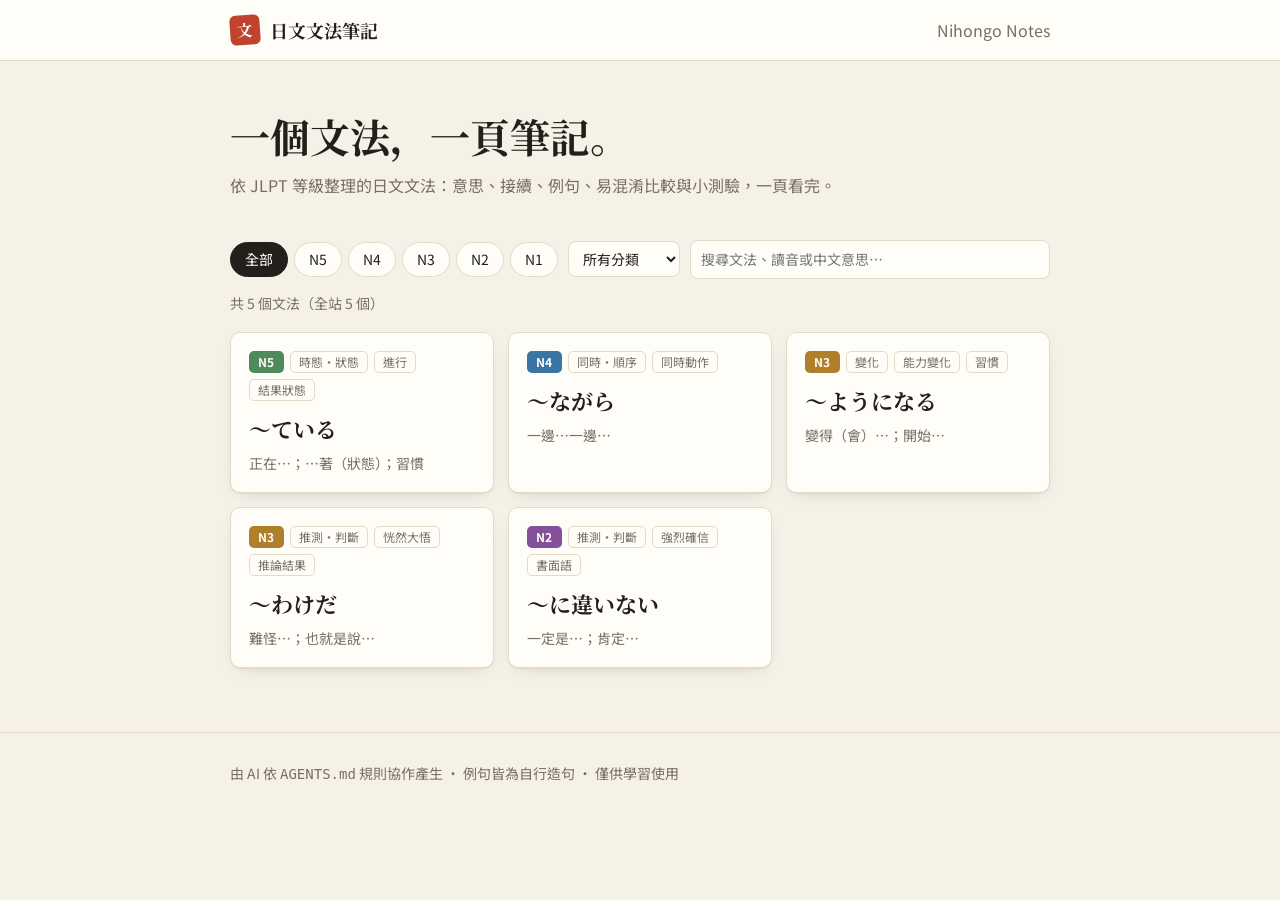
<file: index.html>
<!DOCTYPE html>
<html lang="zh-Hant">
<head>
  <meta charset="UTF-8">
  <meta name="viewport" content="width=device-width, initial-scale=1">
  <title>日文文法筆記 | Nihongo Notes</title>
  <meta name="description" content="一個文法一頁的 JLPT 日文文法筆記，依等級、分類、關鍵字快速查找。">
  <link rel="preconnect" href="https://fonts.googleapis.com">
  <link rel="preconnect" href="https://fonts.gstatic.com" crossorigin>
  <link href="https://fonts.googleapis.com/css2?family=Noto+Sans+TC:wght@400;500;700&family=Noto+Serif+JP:wght@500;700&display=swap" rel="stylesheet">
  <link rel="stylesheet" href="assets/css/style.css">
</head>
<body>
  <header class="site-header">
    <div class="wrap">
      <a class="brand" href="index.html"><span class="stamp">文</span>日文文法筆記</a>
      <span class="muted">Nihongo Notes</span>
    </div>
  </header>

  <div class="wrap">
    <section class="hero">
      <h1>一個文法，一頁筆記。</h1>
      <p>依 JLPT 等級整理的日文文法：意思、接續、例句、易混淆比較與小測驗，一頁看完。</p>
    </section>

    <div class="toolbar">
      <div class="chips" id="levels" role="group" aria-label="JLPT 等級"></div>
      <select id="category" aria-label="分類">
        <option value="ALL">所有分類</option>
      </select>
      <input id="q" type="search" placeholder="搜尋文法、讀音或中文意思…" aria-label="搜尋">
    </div>
    <p class="result-count" id="count"></p>

    <div class="grid" id="grid"></div>
  </div>

  <footer class="site-footer">
    <div class="wrap">
      由 AI 依 <code>AGENTS.md</code> 規則協作產生 · 例句皆為自行造句 · 僅供學習使用
    </div>
  </footer>

  <script src="assets/js/catalog.js"></script>
  <script src="assets/js/main.js"></script>
</body>
</html>
</file>
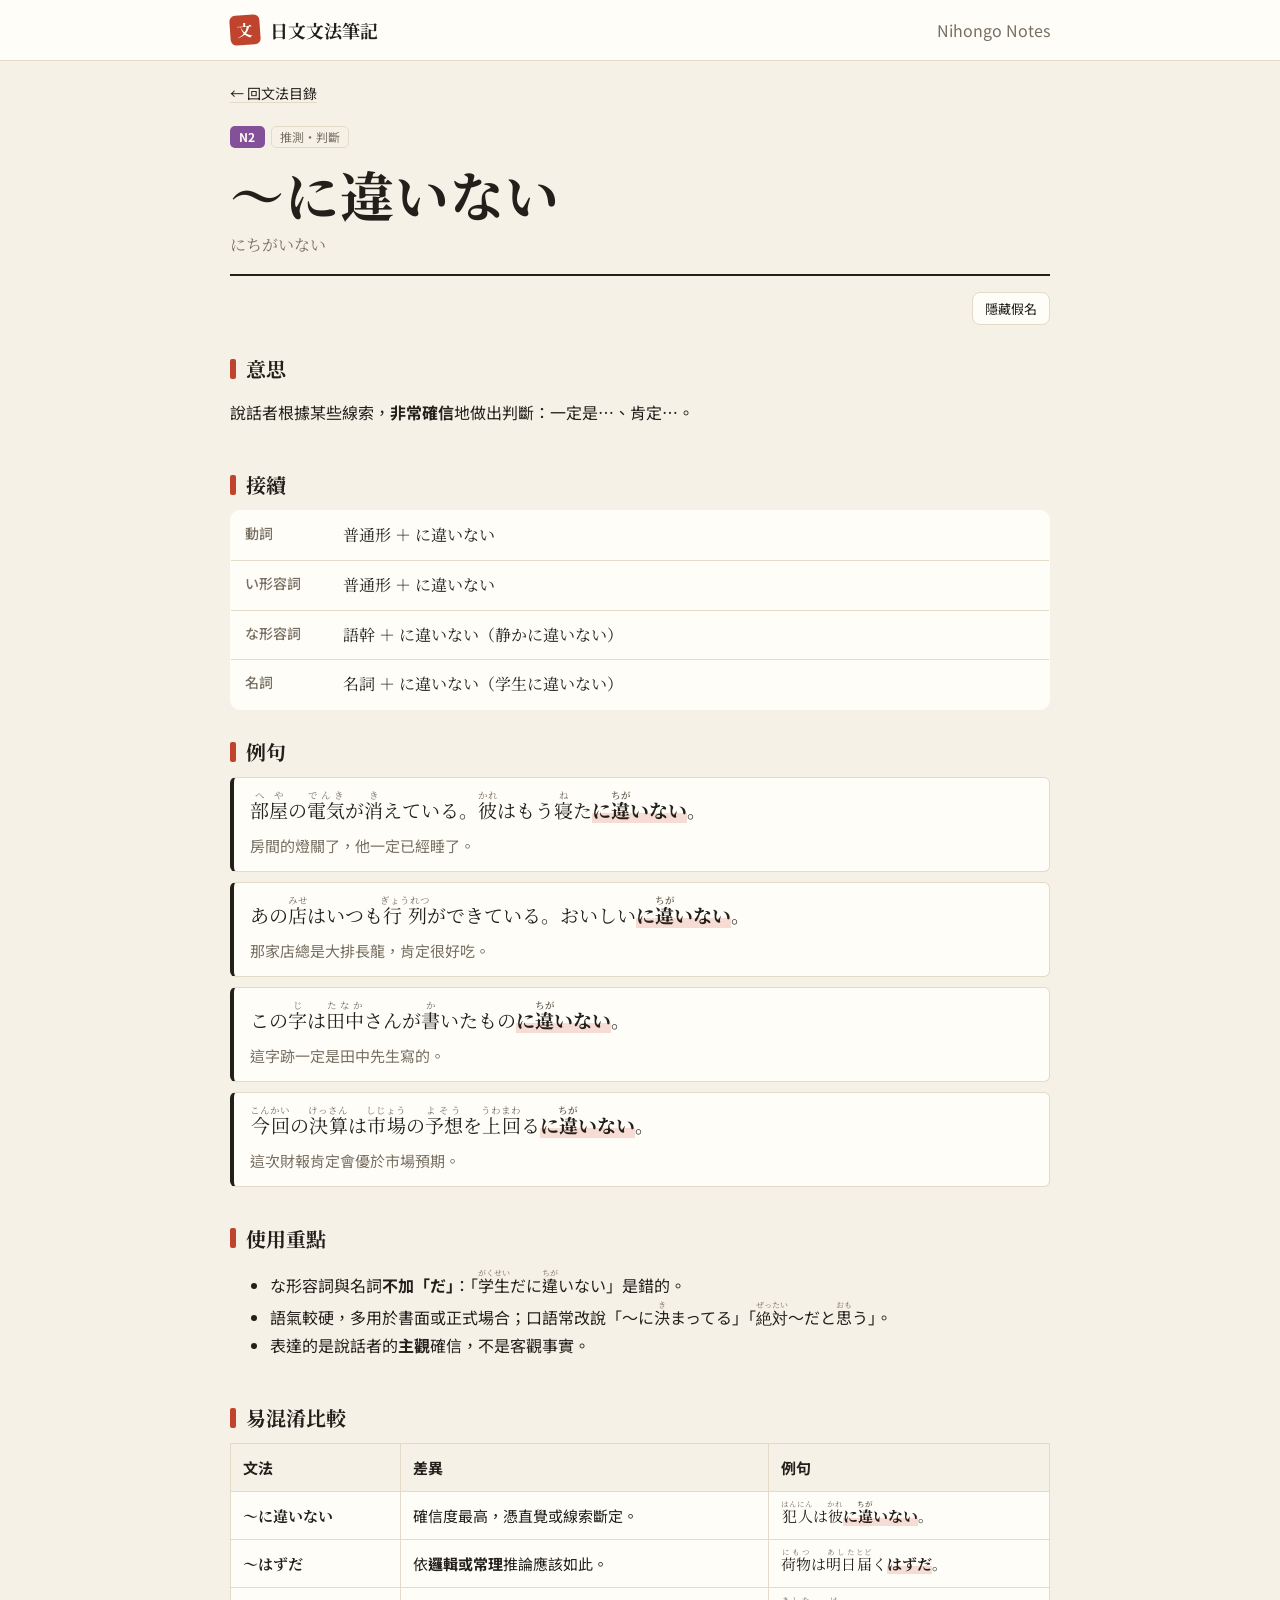
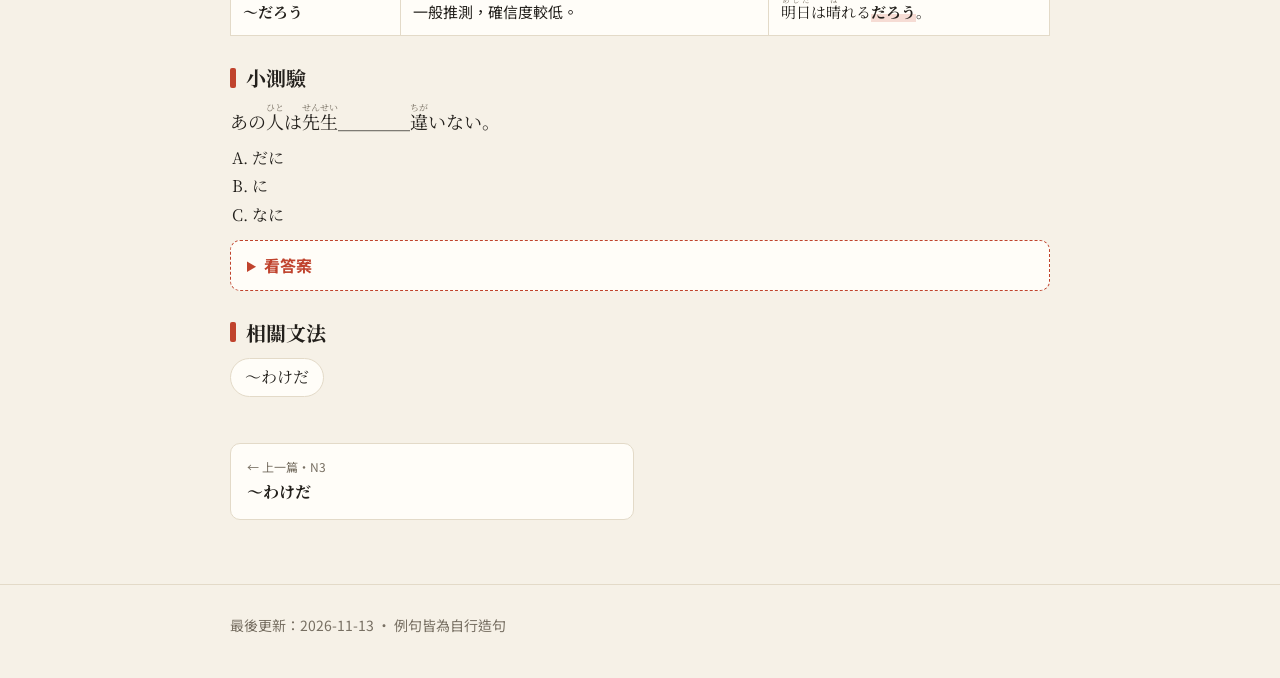
<file: n2-ni-chigainai.html>
<!DOCTYPE html>
<html lang="zh-Hant">
<head>
  <meta charset="UTF-8">
  <meta name="viewport" content="width=device-width, initial-scale=1">
  <title>〜に違いない（N2）| 日文文法筆記</title>
  <meta name="description" content="〜に違いない：一定是…；肯定…">
  <link rel="preconnect" href="https://fonts.googleapis.com">
  <link rel="preconnect" href="https://fonts.gstatic.com" crossorigin>
  <link href="https://fonts.googleapis.com/css2?family=Noto+Sans+TC:wght@400;500;700&family=Noto+Serif+JP:wght@500;700&display=swap" rel="stylesheet">
  <link rel="stylesheet" href="../assets/css/style.css">
</head>
<body data-id="n2-ni-chigainai">
  <header class="site-header">
    <div class="wrap">
      <a class="brand" href="../index.html"><span class="stamp">文</span>日文文法筆記</a>
      <span class="muted">Nihongo Notes</span>
    </div>
  </header>

  <div class="wrap">
    <nav class="crumb"><a href="../index.html">← 回文法目錄</a></nav>

    <header class="grammar-head">
      <div class="meta">
        <span class="badge badge-n2">N2</span>
        <span class="tag">推測・判斷</span>
      </div>
      <h1 class="pattern">〜に違いない</h1>
      <p class="reading">にちがいない</p>
    </header>

    <div class="tools"><button class="btn" id="toggle-furigana" type="button">隱藏假名</button></div>

    <main>
      <section id="meaning">
        <h2>意思</h2>
        <p>說話者根據某些線索，<strong>非常確信</strong>地做出判斷：一定是…、肯定…。</p>
      </section>

      <section id="connection">
        <h2>接續</h2>
        <table class="formula">
          <tr><th>動詞</th><td>普通形 ＋ に違いない</td></tr>
          <tr><th>い形容詞</th><td>普通形 ＋ に違いない</td></tr>
          <tr><th>な形容詞</th><td>語幹 ＋ に違いない（静かに違いない）</td></tr>
          <tr><th>名詞</th><td>名詞 ＋ に違いない（学生に違いない）</td></tr>
        </table>
      </section>

      <section id="examples">
        <h2>例句</h2>
        <div class="example">
          <p class="jp"><ruby>部屋<rt>へや</rt></ruby>の<ruby>電気<rt>でんき</rt></ruby>が<ruby>消<rt>き</rt></ruby>えている。<ruby>彼<rt>かれ</rt></ruby>はもう<ruby>寝<rt>ね</rt></ruby>た<mark>に<ruby>違<rt>ちが</rt></ruby>いない</mark>。</p>
          <p class="zh">房間的燈關了，他一定已經睡了。</p>
        </div>
        <div class="example">
          <p class="jp">あの<ruby>店<rt>みせ</rt></ruby>はいつも<ruby>行列<rt>ぎょうれつ</rt></ruby>ができている。おいしい<mark>に<ruby>違<rt>ちが</rt></ruby>いない</mark>。</p>
          <p class="zh">那家店總是大排長龍，肯定很好吃。</p>
        </div>
        <div class="example">
          <p class="jp">この<ruby>字<rt>じ</rt></ruby>は<ruby>田中<rt>たなか</rt></ruby>さんが<ruby>書<rt>か</rt></ruby>いたもの<mark>に<ruby>違<rt>ちが</rt></ruby>いない</mark>。</p>
          <p class="zh">這字跡一定是田中先生寫的。</p>
        </div>
        <div class="example">
          <p class="jp"><ruby>今回<rt>こんかい</rt></ruby>の<ruby>決算<rt>けっさん</rt></ruby>は<ruby>市場<rt>しじょう</rt></ruby>の<ruby>予想<rt>よそう</rt></ruby>を<ruby>上回<rt>うわまわ</rt></ruby>る<mark>に<ruby>違<rt>ちが</rt></ruby>いない</mark>。</p>
          <p class="zh">這次財報肯定會優於市場預期。</p>
        </div>
      </section>

      <section id="notes">
        <h2>使用重點</h2>
        <ul>
          <li>な形容詞與名詞<strong>不加「だ」</strong>：「<ruby>学生<rt>がくせい</rt></ruby>だに<ruby>違<rt>ちが</rt></ruby>いない」是錯的。</li>
          <li>語氣較硬，多用於書面或正式場合；口語常改說「〜に<ruby>決<rt>き</rt></ruby>まってる」「<ruby>絶対<rt>ぜったい</rt></ruby>〜だと<ruby>思<rt>おも</rt></ruby>う」。</li>
          <li>表達的是說話者的<strong>主觀</strong>確信，不是客觀事實。</li>
        </ul>
      </section>

      <section id="compare">
        <h2>易混淆比較</h2>
        <table class="compare">
          <thead><tr><th>文法</th><th>差異</th><th>例句</th></tr></thead>
          <tbody>
            <tr><td>〜に違いない</td><td>確信度最高，憑直覺或線索斷定。</td><td><ruby>犯人<rt>はんにん</rt></ruby>は<ruby>彼<rt>かれ</rt></ruby><mark>に<ruby>違<rt>ちが</rt></ruby>いない</mark>。</td></tr>
            <tr><td>〜はずだ</td><td>依<strong>邏輯或常理</strong>推論應該如此。</td><td><ruby>荷物<rt>にもつ</rt></ruby>は<ruby>明日<rt>あした</rt></ruby><ruby>届<rt>とど</rt></ruby>く<mark>はずだ</mark>。</td></tr>
            <tr><td>〜だろう</td><td>一般推測，確信度較低。</td><td><ruby>明日<rt>あした</rt></ruby>は<ruby>晴<rt>は</rt></ruby>れる<mark>だろう</mark>。</td></tr>
          </tbody>
        </table>
      </section>

      <section id="quiz">
        <h2>小測驗</h2>
        <p class="quiz-q">あの<ruby>人<rt>ひと</rt></ruby>は<ruby>先生<rt>せんせい</rt></ruby>＿＿＿＿<ruby>違<rt>ちが</rt></ruby>いない。</p>
        <ol class="quiz-options" type="A">
          <li>だに</li>
          <li>に</li>
          <li>なに</li>
        </ol>
        <details class="quiz">
          <summary>看答案</summary>
          <p><strong>B</strong>：名詞直接接「に違いない」，不加だ也不加な。</p>
        </details>
      </section>

      <section id="related">
        <h2>相關文法</h2>
        <ul class="related-list">
          <li><a href="./n3-wake-da.html">〜わけだ</a></li>
        </ul>
      </section>
    </main>

    <nav class="pager" id="pager" aria-label="上一篇與下一篇"></nav>
  </div>

  <footer class="site-footer">
    <div class="wrap">最後更新：2026-11-13 · 例句皆為自行造句</div>
  </footer>

  <script src="../assets/js/catalog.js"></script>
  <script src="../assets/js/page.js"></script>
</body>
</html>
</file>
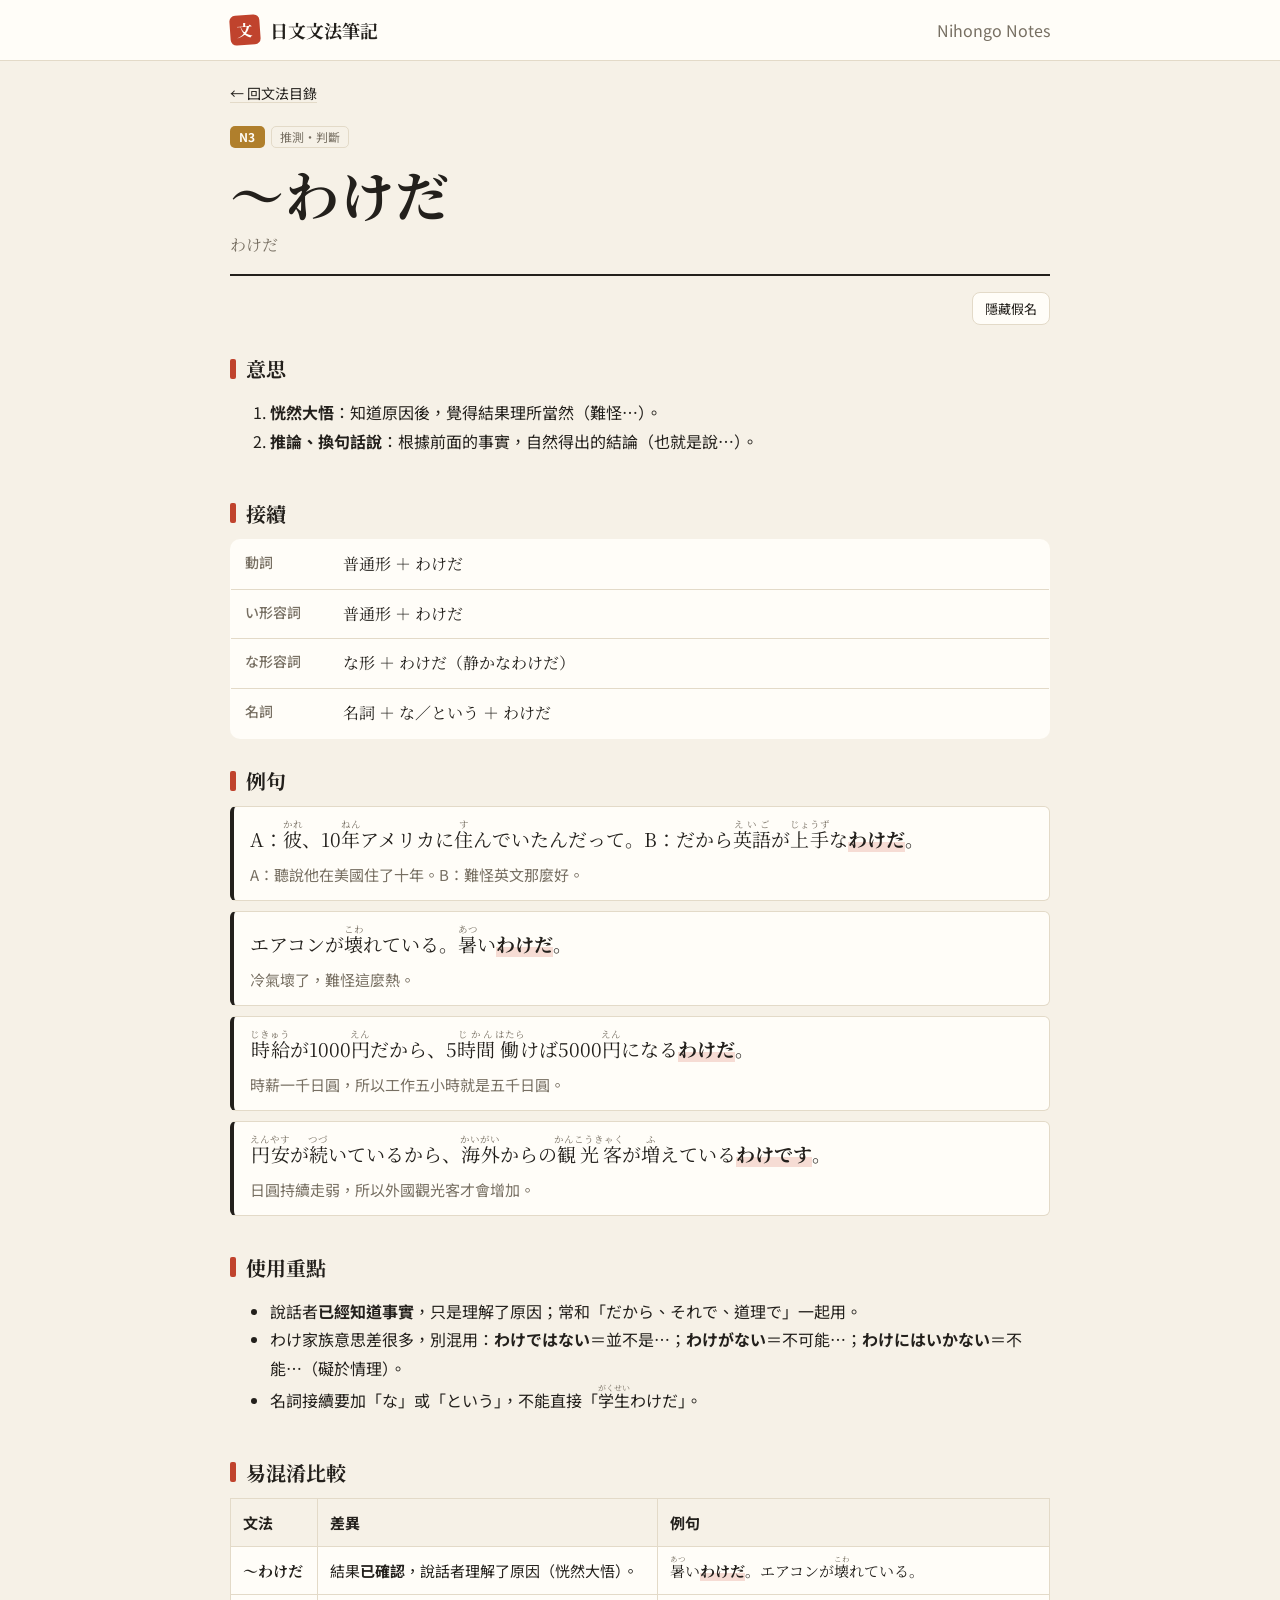
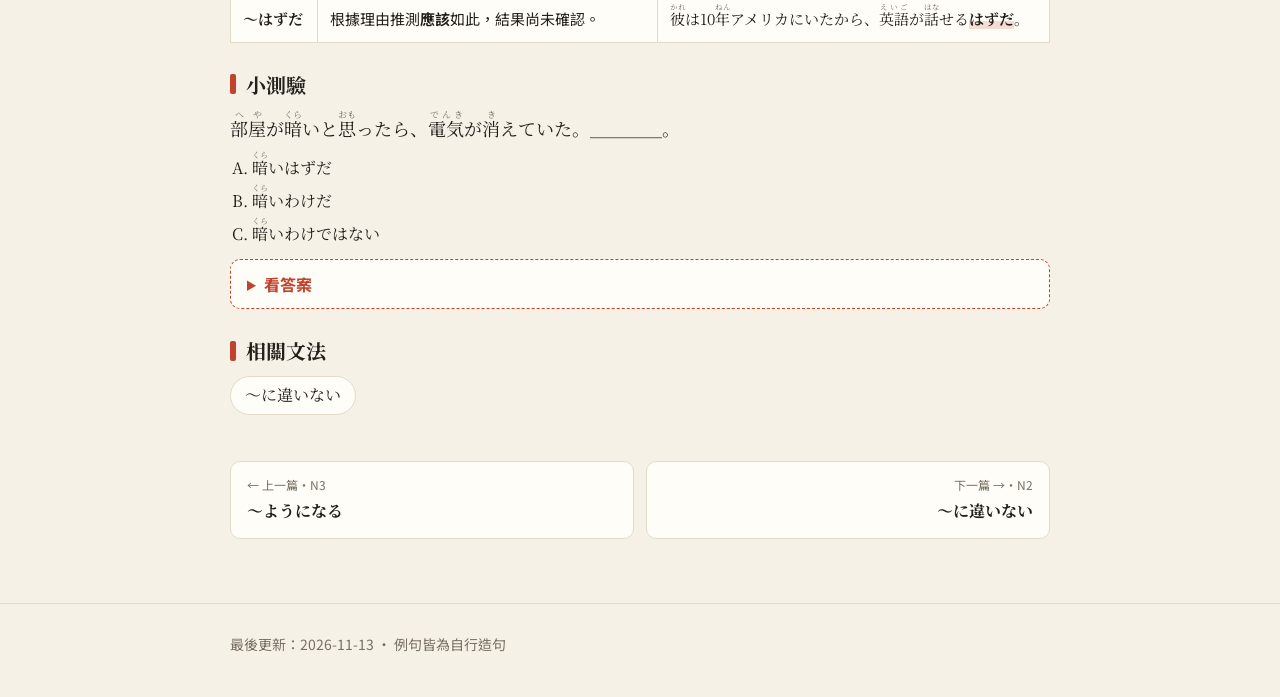
<file: n3-wake-da.html>
<!DOCTYPE html>
<html lang="zh-Hant">
<head>
  <meta charset="UTF-8">
  <meta name="viewport" content="width=device-width, initial-scale=1">
  <title>〜わけだ（N3）| 日文文法筆記</title>
  <meta name="description" content="〜わけだ：難怪…；也就是說…">
  <link rel="preconnect" href="https://fonts.googleapis.com">
  <link rel="preconnect" href="https://fonts.gstatic.com" crossorigin>
  <link href="https://fonts.googleapis.com/css2?family=Noto+Sans+TC:wght@400;500;700&family=Noto+Serif+JP:wght@500;700&display=swap" rel="stylesheet">
  <link rel="stylesheet" href="../assets/css/style.css">
</head>
<body data-id="n3-wake-da">
  <header class="site-header">
    <div class="wrap">
      <a class="brand" href="../index.html"><span class="stamp">文</span>日文文法筆記</a>
      <span class="muted">Nihongo Notes</span>
    </div>
  </header>

  <div class="wrap">
    <nav class="crumb"><a href="../index.html">← 回文法目錄</a></nav>

    <header class="grammar-head">
      <div class="meta">
        <span class="badge badge-n3">N3</span>
        <span class="tag">推測・判斷</span>
      </div>
      <h1 class="pattern">〜わけだ</h1>
      <p class="reading">わけだ</p>
    </header>

    <div class="tools"><button class="btn" id="toggle-furigana" type="button">隱藏假名</button></div>

    <main>
      <section id="meaning">
        <h2>意思</h2>
        <ol>
          <li><strong>恍然大悟</strong>：知道原因後，覺得結果理所當然（難怪…）。</li>
          <li><strong>推論、換句話說</strong>：根據前面的事實，自然得出的結論（也就是說…）。</li>
        </ol>
      </section>

      <section id="connection">
        <h2>接續</h2>
        <table class="formula">
          <tr><th>動詞</th><td>普通形 ＋ わけだ</td></tr>
          <tr><th>い形容詞</th><td>普通形 ＋ わけだ</td></tr>
          <tr><th>な形容詞</th><td>な形 ＋ わけだ（静かなわけだ）</td></tr>
          <tr><th>名詞</th><td>名詞 ＋ な／という ＋ わけだ</td></tr>
        </table>
      </section>

      <section id="examples">
        <h2>例句</h2>
        <div class="example">
          <p class="jp">A：<ruby>彼<rt>かれ</rt></ruby>、10<ruby>年<rt>ねん</rt></ruby>アメリカに<ruby>住<rt>す</rt></ruby>んでいたんだって。B：だから<ruby>英語<rt>えいご</rt></ruby>が<ruby>上手<rt>じょうず</rt></ruby>な<mark>わけだ</mark>。</p>
          <p class="zh">A：聽說他在美國住了十年。B：難怪英文那麼好。</p>
        </div>
        <div class="example">
          <p class="jp">エアコンが<ruby>壊<rt>こわ</rt></ruby>れている。<ruby>暑<rt>あつ</rt></ruby>い<mark>わけだ</mark>。</p>
          <p class="zh">冷氣壞了，難怪這麼熱。</p>
        </div>
        <div class="example">
          <p class="jp"><ruby>時給<rt>じきゅう</rt></ruby>が1000<ruby>円<rt>えん</rt></ruby>だから、5<ruby>時間<rt>じかん</rt></ruby><ruby>働<rt>はたら</rt></ruby>けば5000<ruby>円<rt>えん</rt></ruby>になる<mark>わけだ</mark>。</p>
          <p class="zh">時薪一千日圓，所以工作五小時就是五千日圓。</p>
        </div>
        <div class="example">
          <p class="jp"><ruby>円安<rt>えんやす</rt></ruby>が<ruby>続<rt>つづ</rt></ruby>いているから、<ruby>海外<rt>かいがい</rt></ruby>からの<ruby>観光客<rt>かんこうきゃく</rt></ruby>が<ruby>増<rt>ふ</rt></ruby>えている<mark>わけです</mark>。</p>
          <p class="zh">日圓持續走弱，所以外國觀光客才會增加。</p>
        </div>
      </section>

      <section id="notes">
        <h2>使用重點</h2>
        <ul>
          <li>說話者<strong>已經知道事實</strong>，只是理解了原因；常和「だから、それで、道理で」一起用。</li>
          <li>わけ家族意思差很多，別混用：<strong>わけではない</strong>＝並不是…；<strong>わけがない</strong>＝不可能…；<strong>わけにはいかない</strong>＝不能…（礙於情理）。</li>
          <li>名詞接續要加「な」或「という」，不能直接「<ruby>学生<rt>がくせい</rt></ruby>わけだ」。</li>
        </ul>
      </section>

      <section id="compare">
        <h2>易混淆比較</h2>
        <table class="compare">
          <thead><tr><th>文法</th><th>差異</th><th>例句</th></tr></thead>
          <tbody>
            <tr><td>〜わけだ</td><td>結果<strong>已確認</strong>，說話者理解了原因（恍然大悟）。</td><td><ruby>暑<rt>あつ</rt></ruby>い<mark>わけだ</mark>。エアコンが<ruby>壊<rt>こわ</rt></ruby>れている。</td></tr>
            <tr><td>〜はずだ</td><td>根據理由推測<strong>應該</strong>如此，結果尚未確認。</td><td><ruby>彼<rt>かれ</rt></ruby>は10<ruby>年<rt>ねん</rt></ruby>アメリカにいたから、<ruby>英語<rt>えいご</rt></ruby>が<ruby>話<rt>はな</rt></ruby>せる<mark>はずだ</mark>。</td></tr>
          </tbody>
        </table>
      </section>

      <section id="quiz">
        <h2>小測驗</h2>
        <p class="quiz-q"><ruby>部屋<rt>へや</rt></ruby>が<ruby>暗<rt>くら</rt></ruby>いと<ruby>思<rt>おも</rt></ruby>ったら、<ruby>電気<rt>でんき</rt></ruby>が<ruby>消<rt>き</rt></ruby>えていた。＿＿＿＿。</p>
        <ol class="quiz-options" type="A">
          <li><ruby>暗<rt>くら</rt></ruby>いはずだ</li>
          <li><ruby>暗<rt>くら</rt></ruby>いわけだ</li>
          <li><ruby>暗<rt>くら</rt></ruby>いわけではない</li>
        </ol>
        <details class="quiz">
          <summary>看答案</summary>
          <p><strong>B</strong>：已經看到電燈是關的（事實確認），恍然理解原因，用「わけだ」。</p>
        </details>
      </section>

      <section id="related">
        <h2>相關文法</h2>
        <ul class="related-list">
          <li><a href="./n2-ni-chigainai.html">〜に違いない</a></li>
        </ul>
      </section>
    </main>

    <nav class="pager" id="pager" aria-label="上一篇與下一篇"></nav>
  </div>

  <footer class="site-footer">
    <div class="wrap">最後更新：2026-11-13 · 例句皆為自行造句</div>
  </footer>

  <script src="../assets/js/catalog.js"></script>
  <script src="../assets/js/page.js"></script>
</body>
</html>
</file>
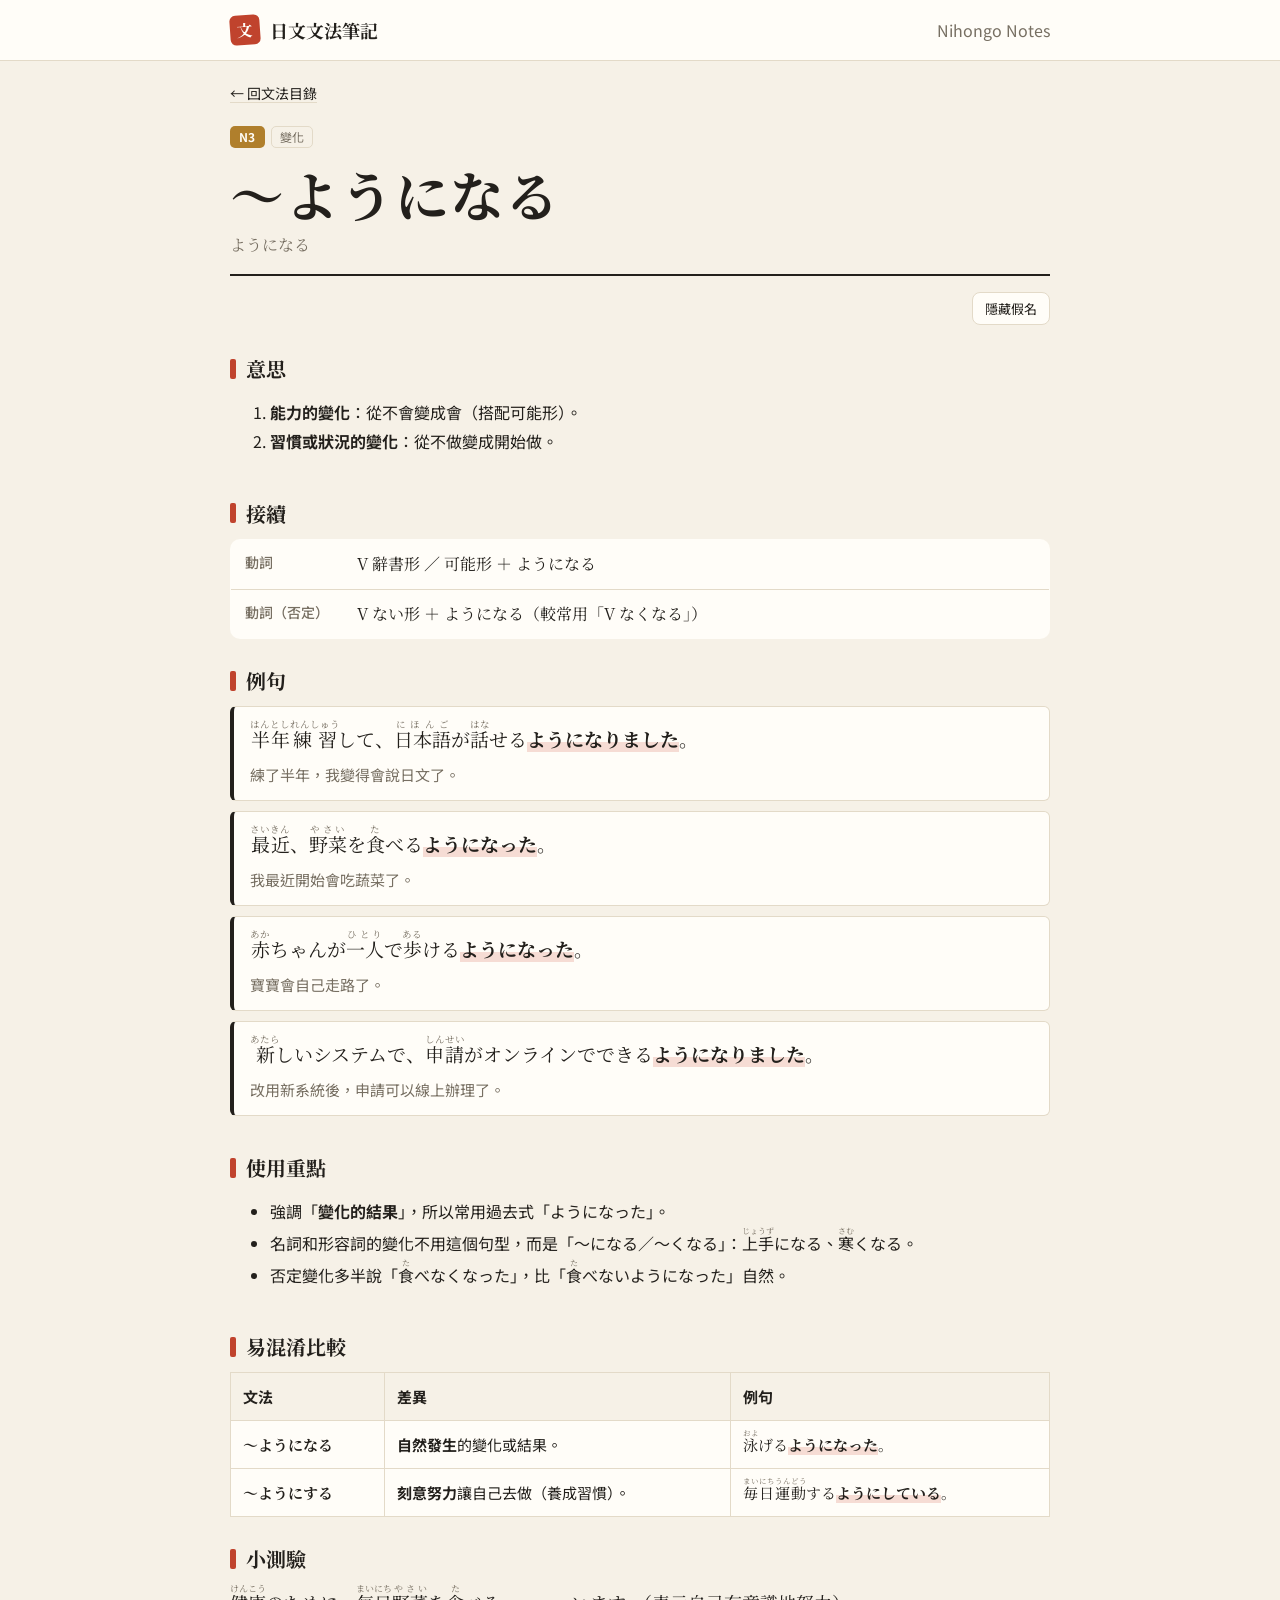
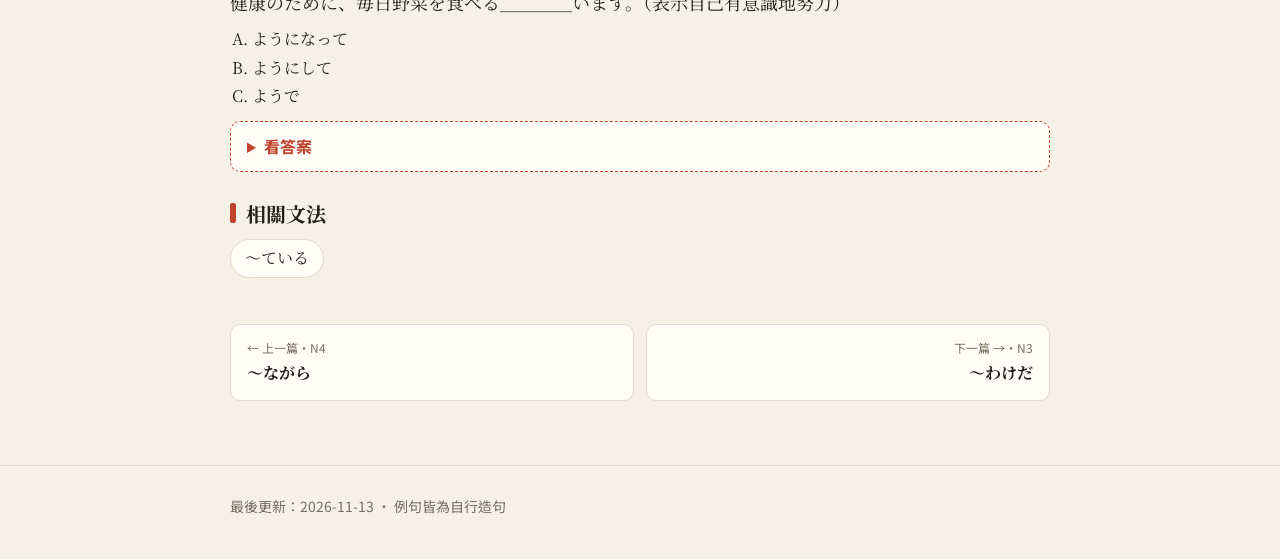
<file: n3-you-ni-naru.html>
<!DOCTYPE html>
<html lang="zh-Hant">
<head>
  <meta charset="UTF-8">
  <meta name="viewport" content="width=device-width, initial-scale=1">
  <title>〜ようになる（N3）| 日文文法筆記</title>
  <meta name="description" content="〜ようになる：變得（會）…；開始…">
  <link rel="preconnect" href="https://fonts.googleapis.com">
  <link rel="preconnect" href="https://fonts.gstatic.com" crossorigin>
  <link href="https://fonts.googleapis.com/css2?family=Noto+Sans+TC:wght@400;500;700&family=Noto+Serif+JP:wght@500;700&display=swap" rel="stylesheet">
  <link rel="stylesheet" href="../assets/css/style.css">
</head>
<body data-id="n3-you-ni-naru">
  <header class="site-header">
    <div class="wrap">
      <a class="brand" href="../index.html"><span class="stamp">文</span>日文文法筆記</a>
      <span class="muted">Nihongo Notes</span>
    </div>
  </header>

  <div class="wrap">
    <nav class="crumb"><a href="../index.html">← 回文法目錄</a></nav>

    <header class="grammar-head">
      <div class="meta">
        <span class="badge badge-n3">N3</span>
        <span class="tag">變化</span>
      </div>
      <h1 class="pattern">〜ようになる</h1>
      <p class="reading">ようになる</p>
    </header>

    <div class="tools"><button class="btn" id="toggle-furigana" type="button">隱藏假名</button></div>

    <main>
      <section id="meaning">
        <h2>意思</h2>
        <ol>
          <li><strong>能力的變化</strong>：從不會變成會（搭配可能形）。</li>
          <li><strong>習慣或狀況的變化</strong>：從不做變成開始做。</li>
        </ol>
      </section>

      <section id="connection">
        <h2>接續</h2>
        <table class="formula">
          <tr><th>動詞</th><td>V 辭書形 ／ 可能形 ＋ ようになる</td></tr>
          <tr><th>動詞（否定）</th><td>V ない形 ＋ ようになる（較常用「V なくなる」）</td></tr>
        </table>
      </section>

      <section id="examples">
        <h2>例句</h2>
        <div class="example">
          <p class="jp"><ruby>半年<rt>はんとし</rt></ruby><ruby>練習<rt>れんしゅう</rt></ruby>して、<ruby>日本語<rt>にほんご</rt></ruby>が<ruby>話<rt>はな</rt></ruby>せる<mark>ようになりました</mark>。</p>
          <p class="zh">練了半年，我變得會說日文了。</p>
        </div>
        <div class="example">
          <p class="jp"><ruby>最近<rt>さいきん</rt></ruby>、<ruby>野菜<rt>やさい</rt></ruby>を<ruby>食<rt>た</rt></ruby>べる<mark>ようになった</mark>。</p>
          <p class="zh">我最近開始會吃蔬菜了。</p>
        </div>
        <div class="example">
          <p class="jp"><ruby>赤<rt>あか</rt></ruby>ちゃんが<ruby>一人<rt>ひとり</rt></ruby>で<ruby>歩<rt>ある</rt></ruby>ける<mark>ようになった</mark>。</p>
          <p class="zh">寶寶會自己走路了。</p>
        </div>
        <div class="example">
          <p class="jp"><ruby>新<rt>あたら</rt></ruby>しいシステムで、<ruby>申請<rt>しんせい</rt></ruby>がオンラインでできる<mark>ようになりました</mark>。</p>
          <p class="zh">改用新系統後，申請可以線上辦理了。</p>
        </div>
      </section>

      <section id="notes">
        <h2>使用重點</h2>
        <ul>
          <li>強調「<strong>變化的結果</strong>」，所以常用過去式「ようになった」。</li>
          <li>名詞和形容詞的變化不用這個句型，而是「〜になる／〜くなる」：<ruby>上手<rt>じょうず</rt></ruby>になる、<ruby>寒<rt>さむ</rt></ruby>くなる。</li>
          <li>否定變化多半說「<ruby>食<rt>た</rt></ruby>べなくなった」，比「<ruby>食<rt>た</rt></ruby>べないようになった」自然。</li>
        </ul>
      </section>

      <section id="compare">
        <h2>易混淆比較</h2>
        <table class="compare">
          <thead><tr><th>文法</th><th>差異</th><th>例句</th></tr></thead>
          <tbody>
            <tr><td>〜ようになる</td><td><strong>自然發生</strong>的變化或結果。</td><td><ruby>泳<rt>およ</rt></ruby>げる<mark>ようになった</mark>。</td></tr>
            <tr><td>〜ようにする</td><td><strong>刻意努力</strong>讓自己去做（養成習慣）。</td><td><ruby>毎日<rt>まいにち</rt></ruby><ruby>運動<rt>うんどう</rt></ruby>する<mark>ようにしている</mark>。</td></tr>
          </tbody>
        </table>
      </section>

      <section id="quiz">
        <h2>小測驗</h2>
        <p class="quiz-q"><ruby>健康<rt>けんこう</rt></ruby>のために、<ruby>毎日<rt>まいにち</rt></ruby><ruby>野菜<rt>やさい</rt></ruby>を<ruby>食<rt>た</rt></ruby>べる＿＿＿＿います。（表示自己有意識地努力）</p>
        <ol class="quiz-options" type="A">
          <li>ようになって</li>
          <li>ようにして</li>
          <li>ようで</li>
        </ol>
        <details class="quiz">
          <summary>看答案</summary>
          <p><strong>B</strong>：強調刻意努力維持習慣，要用「ようにする」。</p>
        </details>
      </section>

      <section id="related">
        <h2>相關文法</h2>
        <ul class="related-list">
          <li><a href="./n5-te-iru.html">〜ている</a></li>
        </ul>
      </section>
    </main>

    <nav class="pager" id="pager" aria-label="上一篇與下一篇"></nav>
  </div>

  <footer class="site-footer">
    <div class="wrap">最後更新：2026-11-13 · 例句皆為自行造句</div>
  </footer>

  <script src="../assets/js/catalog.js"></script>
  <script src="../assets/js/page.js"></script>
</body>
</html>
</file>
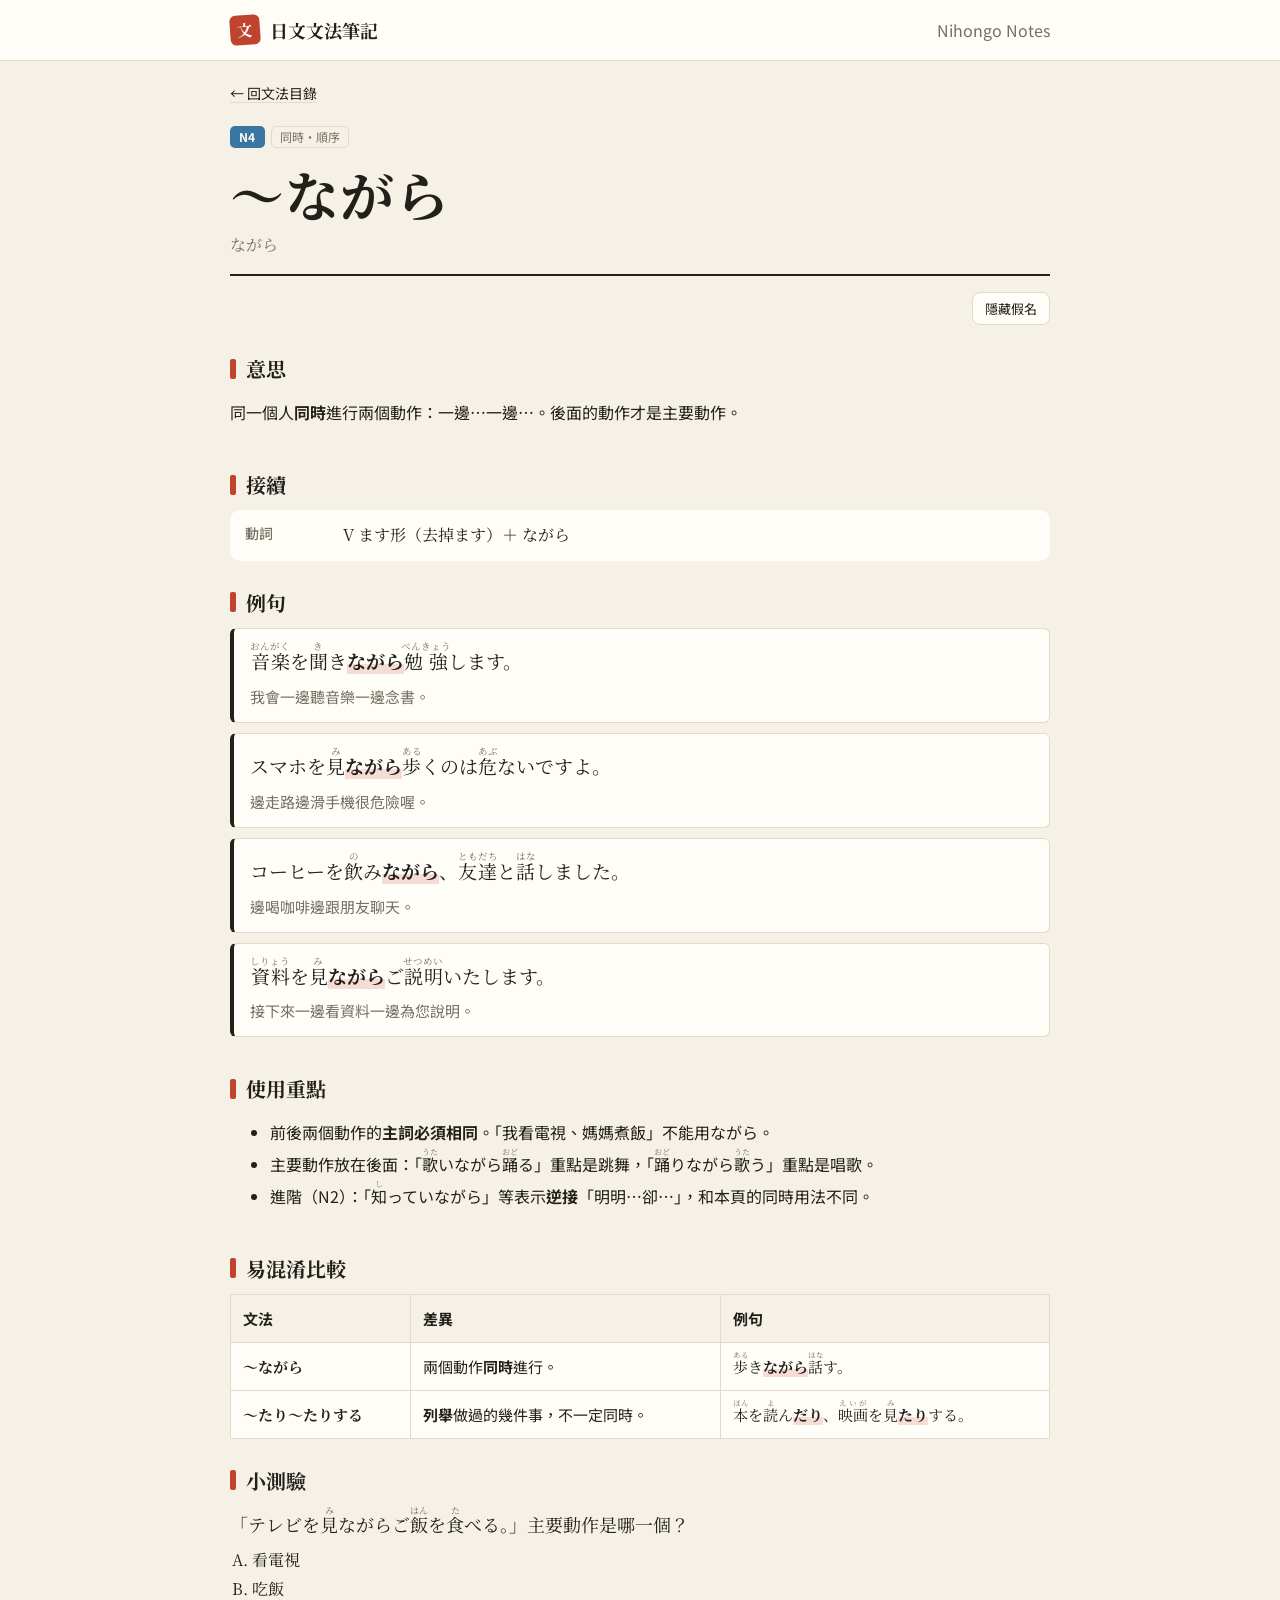
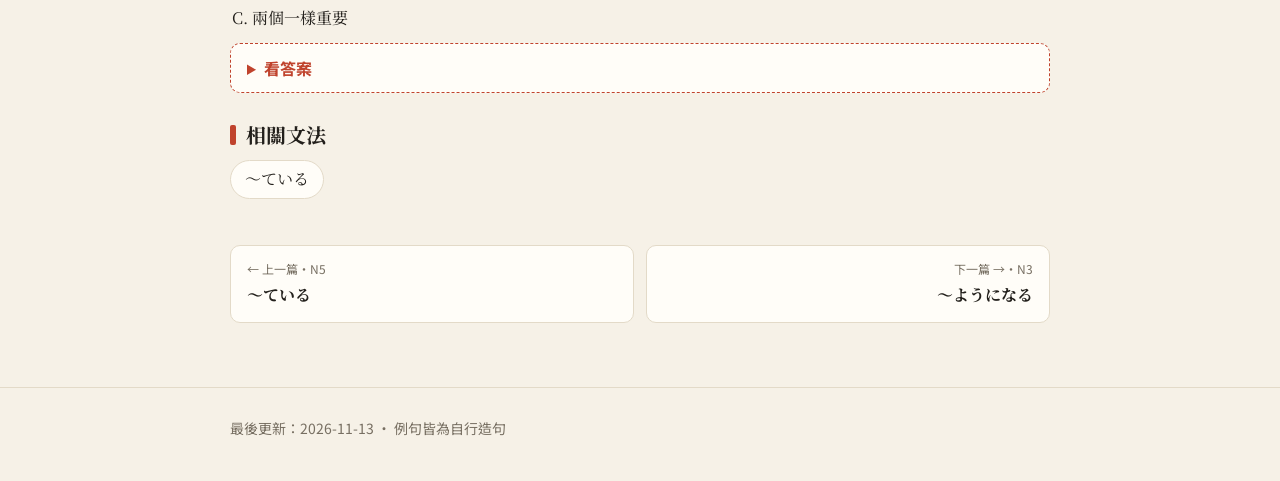
<file: n4-nagara.html>
<!DOCTYPE html>
<html lang="zh-Hant">
<head>
  <meta charset="UTF-8">
  <meta name="viewport" content="width=device-width, initial-scale=1">
  <title>〜ながら（N4）| 日文文法筆記</title>
  <meta name="description" content="〜ながら：一邊…一邊…">
  <link rel="preconnect" href="https://fonts.googleapis.com">
  <link rel="preconnect" href="https://fonts.gstatic.com" crossorigin>
  <link href="https://fonts.googleapis.com/css2?family=Noto+Sans+TC:wght@400;500;700&family=Noto+Serif+JP:wght@500;700&display=swap" rel="stylesheet">
  <link rel="stylesheet" href="../assets/css/style.css">
</head>
<body data-id="n4-nagara">
  <header class="site-header">
    <div class="wrap">
      <a class="brand" href="../index.html"><span class="stamp">文</span>日文文法筆記</a>
      <span class="muted">Nihongo Notes</span>
    </div>
  </header>

  <div class="wrap">
    <nav class="crumb"><a href="../index.html">← 回文法目錄</a></nav>

    <header class="grammar-head">
      <div class="meta">
        <span class="badge badge-n4">N4</span>
        <span class="tag">同時・順序</span>
      </div>
      <h1 class="pattern">〜ながら</h1>
      <p class="reading">ながら</p>
    </header>

    <div class="tools"><button class="btn" id="toggle-furigana" type="button">隱藏假名</button></div>

    <main>
      <section id="meaning">
        <h2>意思</h2>
        <p>同一個人<strong>同時</strong>進行兩個動作：一邊…一邊…。後面的動作才是主要動作。</p>
      </section>

      <section id="connection">
        <h2>接續</h2>
        <table class="formula">
          <tr><th>動詞</th><td>V ます形（去掉ます）＋ ながら</td></tr>
        </table>
      </section>

      <section id="examples">
        <h2>例句</h2>
        <div class="example">
          <p class="jp"><ruby>音楽<rt>おんがく</rt></ruby>を<ruby>聞<rt>き</rt></ruby>き<mark>ながら</mark><ruby>勉強<rt>べんきょう</rt></ruby>します。</p>
          <p class="zh">我會一邊聽音樂一邊念書。</p>
        </div>
        <div class="example">
          <p class="jp">スマホを<ruby>見<rt>み</rt></ruby><mark>ながら</mark><ruby>歩<rt>ある</rt></ruby>くのは<ruby>危<rt>あぶ</rt></ruby>ないですよ。</p>
          <p class="zh">邊走路邊滑手機很危險喔。</p>
        </div>
        <div class="example">
          <p class="jp">コーヒーを<ruby>飲<rt>の</rt></ruby>み<mark>ながら</mark>、<ruby>友達<rt>ともだち</rt></ruby>と<ruby>話<rt>はな</rt></ruby>しました。</p>
          <p class="zh">邊喝咖啡邊跟朋友聊天。</p>
        </div>
        <div class="example">
          <p class="jp"><ruby>資料<rt>しりょう</rt></ruby>を<ruby>見<rt>み</rt></ruby><mark>ながら</mark>ご<ruby>説明<rt>せつめい</rt></ruby>いたします。</p>
          <p class="zh">接下來一邊看資料一邊為您說明。</p>
        </div>
      </section>

      <section id="notes">
        <h2>使用重點</h2>
        <ul>
          <li>前後兩個動作的<strong>主詞必須相同</strong>。「我看電視、媽媽煮飯」不能用ながら。</li>
          <li>主要動作放在後面：「<ruby>歌<rt>うた</rt></ruby>いながら<ruby>踊<rt>おど</rt></ruby>る」重點是跳舞，「<ruby>踊<rt>おど</rt></ruby>りながら<ruby>歌<rt>うた</rt></ruby>う」重點是唱歌。</li>
          <li>進階（N2）：「<ruby>知<rt>し</rt></ruby>っていながら」等表示<strong>逆接</strong>「明明…卻…」，和本頁的同時用法不同。</li>
        </ul>
      </section>

      <section id="compare">
        <h2>易混淆比較</h2>
        <table class="compare">
          <thead><tr><th>文法</th><th>差異</th><th>例句</th></tr></thead>
          <tbody>
            <tr><td>〜ながら</td><td>兩個動作<strong>同時</strong>進行。</td><td><ruby>歩<rt>ある</rt></ruby>き<mark>ながら</mark><ruby>話<rt>はな</rt></ruby>す。</td></tr>
            <tr><td>〜たり〜たりする</td><td><strong>列舉</strong>做過的幾件事，不一定同時。</td><td><ruby>本<rt>ほん</rt></ruby>を<ruby>読<rt>よ</rt></ruby>ん<mark>だり</mark>、<ruby>映画<rt>えいが</rt></ruby>を<ruby>見<rt>み</rt></ruby><mark>たり</mark>する。</td></tr>
          </tbody>
        </table>
      </section>

      <section id="quiz">
        <h2>小測驗</h2>
        <p class="quiz-q">「テレビを<ruby>見<rt>み</rt></ruby>ながらご<ruby>飯<rt>はん</rt></ruby>を<ruby>食<rt>た</rt></ruby>べる。」主要動作是哪一個？</p>
        <ol class="quiz-options" type="A">
          <li>看電視</li>
          <li>吃飯</li>
          <li>兩個一樣重要</li>
        </ol>
        <details class="quiz">
          <summary>看答案</summary>
          <p><strong>B</strong>：ながら後面的動作才是主要動作，看電視只是附帶。</p>
        </details>
      </section>

      <section id="related">
        <h2>相關文法</h2>
        <ul class="related-list">
          <li><a href="./n5-te-iru.html">〜ている</a></li>
        </ul>
      </section>
    </main>

    <nav class="pager" id="pager" aria-label="上一篇與下一篇"></nav>
  </div>

  <footer class="site-footer">
    <div class="wrap">最後更新：2026-11-13 · 例句皆為自行造句</div>
  </footer>

  <script src="../assets/js/catalog.js"></script>
  <script src="../assets/js/page.js"></script>
</body>
</html>
</file>
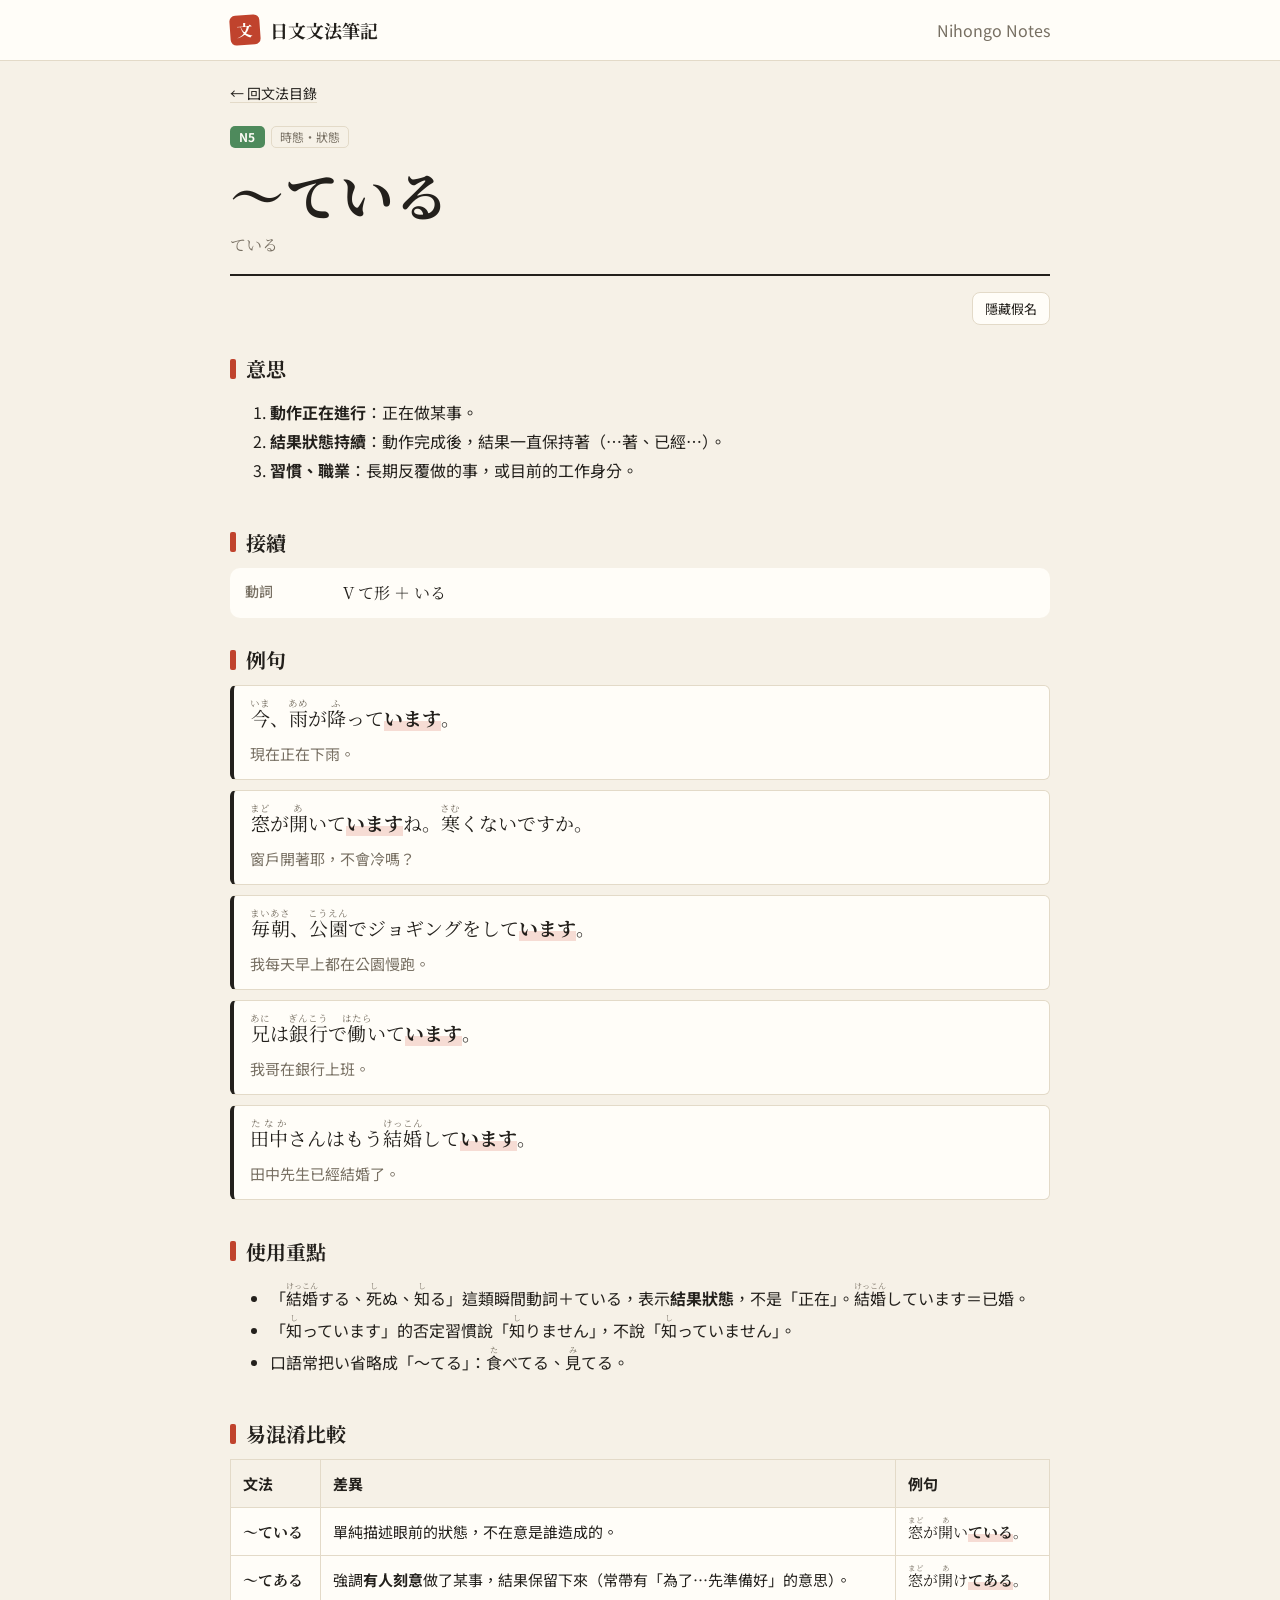
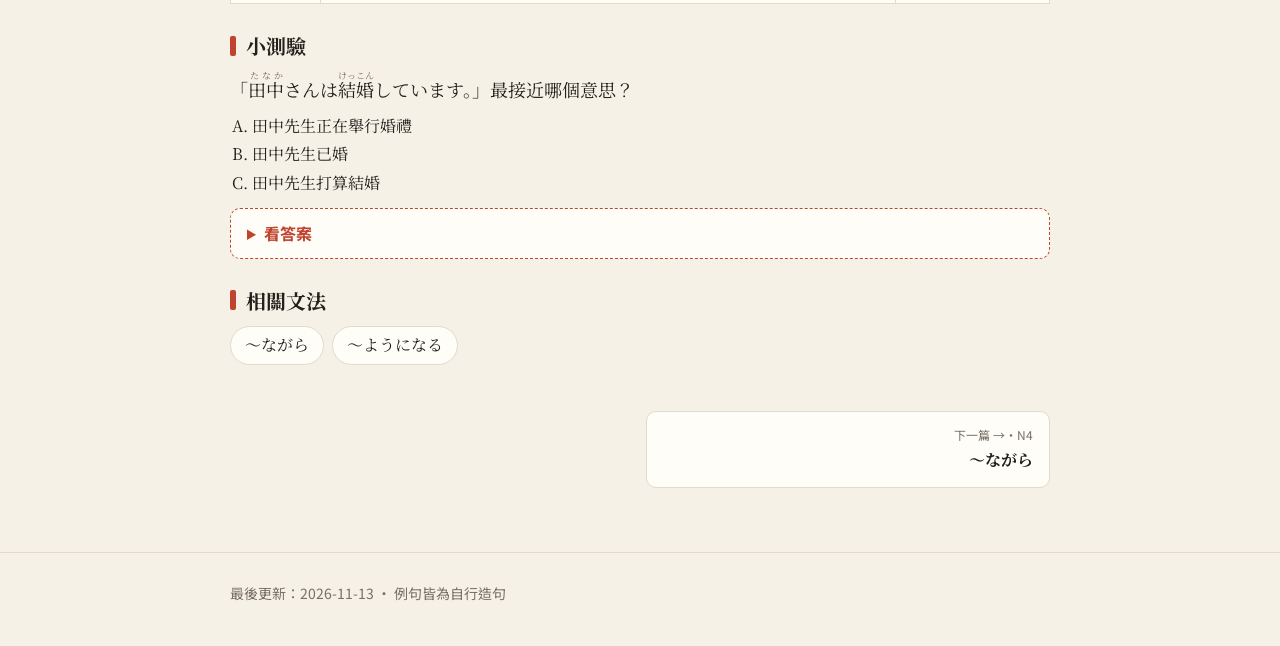
<file: n5-te-iru.html>
<!DOCTYPE html>
<html lang="zh-Hant">
<head>
  <meta charset="UTF-8">
  <meta name="viewport" content="width=device-width, initial-scale=1">
  <title>〜ている（N5）| 日文文法筆記</title>
  <meta name="description" content="〜ている：正在…；…著（狀態）；習慣">
  <link rel="preconnect" href="https://fonts.googleapis.com">
  <link rel="preconnect" href="https://fonts.gstatic.com" crossorigin>
  <link href="https://fonts.googleapis.com/css2?family=Noto+Sans+TC:wght@400;500;700&family=Noto+Serif+JP:wght@500;700&display=swap" rel="stylesheet">
  <link rel="stylesheet" href="../assets/css/style.css">
</head>
<body data-id="n5-te-iru">
  <header class="site-header">
    <div class="wrap">
      <a class="brand" href="../index.html"><span class="stamp">文</span>日文文法筆記</a>
      <span class="muted">Nihongo Notes</span>
    </div>
  </header>

  <div class="wrap">
    <nav class="crumb"><a href="../index.html">← 回文法目錄</a></nav>

    <header class="grammar-head">
      <div class="meta">
        <span class="badge badge-n5">N5</span>
        <span class="tag">時態・狀態</span>
      </div>
      <h1 class="pattern">〜ている</h1>
      <p class="reading">ている</p>
    </header>

    <div class="tools"><button class="btn" id="toggle-furigana" type="button">隱藏假名</button></div>

    <main>
      <section id="meaning">
        <h2>意思</h2>
        <ol>
          <li><strong>動作正在進行</strong>：正在做某事。</li>
          <li><strong>結果狀態持續</strong>：動作完成後，結果一直保持著（…著、已經…）。</li>
          <li><strong>習慣、職業</strong>：長期反覆做的事，或目前的工作身分。</li>
        </ol>
      </section>

      <section id="connection">
        <h2>接續</h2>
        <table class="formula">
          <tr><th>動詞</th><td>V て形 ＋ いる</td></tr>
        </table>
      </section>

      <section id="examples">
        <h2>例句</h2>
        <div class="example">
          <p class="jp"><ruby>今<rt>いま</rt></ruby>、<ruby>雨<rt>あめ</rt></ruby>が<ruby>降<rt>ふ</rt></ruby>って<mark>います</mark>。</p>
          <p class="zh">現在正在下雨。</p>
        </div>
        <div class="example">
          <p class="jp"><ruby>窓<rt>まど</rt></ruby>が<ruby>開<rt>あ</rt></ruby>いて<mark>います</mark>ね。<ruby>寒<rt>さむ</rt></ruby>くないですか。</p>
          <p class="zh">窗戶開著耶，不會冷嗎？</p>
        </div>
        <div class="example">
          <p class="jp"><ruby>毎朝<rt>まいあさ</rt></ruby>、<ruby>公園<rt>こうえん</rt></ruby>でジョギングをして<mark>います</mark>。</p>
          <p class="zh">我每天早上都在公園慢跑。</p>
        </div>
        <div class="example">
          <p class="jp"><ruby>兄<rt>あに</rt></ruby>は<ruby>銀行<rt>ぎんこう</rt></ruby>で<ruby>働<rt>はたら</rt></ruby>いて<mark>います</mark>。</p>
          <p class="zh">我哥在銀行上班。</p>
        </div>
        <div class="example">
          <p class="jp"><ruby>田中<rt>たなか</rt></ruby>さんはもう<ruby>結婚<rt>けっこん</rt></ruby>して<mark>います</mark>。</p>
          <p class="zh">田中先生已經結婚了。</p>
        </div>
      </section>

      <section id="notes">
        <h2>使用重點</h2>
        <ul>
          <li>「<ruby>結婚<rt>けっこん</rt></ruby>する、<ruby>死<rt>し</rt></ruby>ぬ、<ruby>知<rt>し</rt></ruby>る」這類瞬間動詞＋ている，表示<strong>結果狀態</strong>，不是「正在」。<ruby>結婚<rt>けっこん</rt></ruby>しています＝已婚。</li>
          <li>「<ruby>知<rt>し</rt></ruby>っています」的否定習慣說「<ruby>知<rt>し</rt></ruby>りません」，不說「<ruby>知<rt>し</rt></ruby>っていません」。</li>
          <li>口語常把い省略成「〜てる」：<ruby>食<rt>た</rt></ruby>べてる、<ruby>見<rt>み</rt></ruby>てる。</li>
        </ul>
      </section>

      <section id="compare">
        <h2>易混淆比較</h2>
        <table class="compare">
          <thead><tr><th>文法</th><th>差異</th><th>例句</th></tr></thead>
          <tbody>
            <tr><td>〜ている</td><td>單純描述眼前的狀態，不在意是誰造成的。</td><td><ruby>窓<rt>まど</rt></ruby>が<ruby>開<rt>あ</rt></ruby>い<mark>ている</mark>。</td></tr>
            <tr><td>〜てある</td><td>強調<strong>有人刻意</strong>做了某事，結果保留下來（常帶有「為了…先準備好」的意思）。</td><td><ruby>窓<rt>まど</rt></ruby>が<ruby>開<rt>あ</rt></ruby>け<mark>てある</mark>。</td></tr>
          </tbody>
        </table>
      </section>

      <section id="quiz">
        <h2>小測驗</h2>
        <p class="quiz-q">「<ruby>田中<rt>たなか</rt></ruby>さんは<ruby>結婚<rt>けっこん</rt></ruby>しています。」最接近哪個意思？</p>
        <ol class="quiz-options" type="A">
          <li>田中先生正在舉行婚禮</li>
          <li>田中先生已婚</li>
          <li>田中先生打算結婚</li>
        </ol>
        <details class="quiz">
          <summary>看答案</summary>
          <p><strong>B</strong>：<ruby>結婚<rt>けっこん</rt></ruby>する是瞬間動詞，＋ている表示結婚後的狀態持續，也就是「已婚」。</p>
        </details>
      </section>

      <section id="related">
        <h2>相關文法</h2>
        <ul class="related-list">
          <li><a href="./n4-nagara.html">〜ながら</a></li>
          <li><a href="./n3-you-ni-naru.html">〜ようになる</a></li>
        </ul>
      </section>
    </main>

    <nav class="pager" id="pager" aria-label="上一篇與下一篇"></nav>
  </div>

  <footer class="site-footer">
    <div class="wrap">最後更新：2026-11-13 · 例句皆為自行造句</div>
  </footer>

  <script src="../assets/js/catalog.js"></script>
  <script src="../assets/js/page.js"></script>
</body>
</html>
</file>
<file: assets/css/style.css>
/* =========================================================
   日文文法筆記站 — 全站唯一樣式檔
   規則：只使用下方 :root 變數，禁止寫死色碼（見 AGENTS.md §8）
   ========================================================= */

/* ---------- 1. 設計變數 ---------- */
:root {
  --paper: #f6f1e7;
  --card: #fffdf8;
  --ink: #23201c;
  --muted: #776f62;
  --line: #e3dac8;
  --shu: #c0432d;
  --shu-soft: #f6dcd4;

  --n5: #4e8a5c;
  --n4: #3a76a3;
  --n3: #b07f2c;
  --n2: #85509a;
  --n1: #c0432d;

  --font-jp: "Noto Serif JP", "Hiragino Mincho ProN", serif;
  --font-zh: "Noto Sans TC", "PingFang TC", "Microsoft JhengHei", sans-serif;

  --radius: 10px;
  --shadow: 0 1px 0 var(--line), 0 6px 18px -12px rgba(35, 32, 28, .35);
  --max: 860px;
}

/* ---------- 2. 基礎 ---------- */
* { box-sizing: border-box; }
html { -webkit-text-size-adjust: 100%; }
body {
  margin: 0;
  background: var(--paper);
  color: var(--ink);
  font-family: var(--font-zh);
  font-size: 16px;
  line-height: 1.8;
}
a { color: var(--ink); text-decoration-color: var(--line); text-underline-offset: 3px; }
a:hover { color: var(--shu); text-decoration-color: var(--shu); }
h1, h2, h3 { font-family: var(--font-jp); font-weight: 700; line-height: 1.35; }
.wrap { max-width: var(--max); margin: 0 auto; padding: 0 20px; }
.muted { color: var(--muted); }

/* ---------- 3. 頁首 / 頁尾 ---------- */
.site-header {
  border-bottom: 1px solid var(--line);
  background: var(--card);
}
.site-header .wrap {
  display: flex; align-items: center; justify-content: space-between;
  height: 60px;
}
.brand {
  display: flex; align-items: center; gap: 10px;
  font-family: var(--font-jp); font-weight: 700; font-size: 18px;
  text-decoration: none;
}
.stamp {
  display: inline-grid; place-items: center;
  width: 30px; height: 30px; border-radius: 6px;
  background: var(--shu); color: var(--card);
  font-family: var(--font-jp); font-size: 16px; font-weight: 700;
  transform: rotate(-4deg);
}
.site-footer {
  margin-top: 64px; padding: 28px 0 40px;
  border-top: 1px solid var(--line);
  color: var(--muted); font-size: 14px;
}

/* ---------- 4. 首頁 Hero ---------- */
.hero { padding: 48px 0 24px; }
.hero h1 { font-size: clamp(28px, 5vw, 40px); margin: 0 0 8px; }
.hero p { margin: 0; color: var(--muted); }

/* ---------- 5. 篩選列 ---------- */
.toolbar {
  display: flex; flex-wrap: wrap; gap: 10px; align-items: center;
  padding: 16px 0 8px;
}
.chips { display: flex; flex-wrap: wrap; gap: 6px; }
.chip {
  border: 1px solid var(--line); background: var(--card); color: var(--ink);
  padding: 4px 14px; border-radius: 999px; font: inherit; font-size: 14px; cursor: pointer;
}
.chip[aria-pressed="true"] { background: var(--ink); color: var(--card); border-color: var(--ink); }
.toolbar select, .toolbar input {
  font: inherit; font-size: 14px; color: var(--ink);
  border: 1px solid var(--line); background: var(--card);
  border-radius: 8px; padding: 6px 10px;
}
.toolbar input { flex: 1 1 200px; min-width: 0; }
.result-count { font-size: 14px; color: var(--muted); margin: 4px 0 16px; }

/* ---------- 6. 卡片列表 ---------- */
.grid {
  display: grid; gap: 14px;
  grid-template-columns: repeat(auto-fill, minmax(240px, 1fr));
}
.card {
  display: block; position: relative;
  background: var(--card); border: 1px solid var(--line); border-radius: var(--radius);
  padding: 18px 18px 16px; text-decoration: none; box-shadow: var(--shadow);
  transition: transform .15s ease, border-color .15s ease;
}
.card:hover { transform: translateY(-2px); border-color: var(--shu); color: var(--ink); }
.card .pattern-sm { font-family: var(--font-jp); font-size: 22px; font-weight: 700; margin: 8px 0 2px; }
.card .meaning-sm { margin: 0; font-size: 14px; color: var(--muted); }
.card .meta { display: flex; gap: 6px; flex-wrap: wrap; align-items: center; }
.empty { padding: 40px; text-align: center; color: var(--muted); border: 1px dashed var(--line); border-radius: var(--radius); }

/* ---------- 7. 徽章 / 標籤 ---------- */
.badge {
  display: inline-block; padding: 0 9px; border-radius: 5px;
  color: var(--card); font-size: 12px; font-weight: 700; letter-spacing: .04em; line-height: 22px;
}
.badge-n5 { background: var(--n5); }
.badge-n4 { background: var(--n4); }
.badge-n3 { background: var(--n3); }
.badge-n2 { background: var(--n2); }
.badge-n1 { background: var(--n1); }
.tag {
  display: inline-block; padding: 0 8px; border-radius: 5px;
  border: 1px solid var(--line); color: var(--muted); font-size: 12px; line-height: 20px;
}

/* ---------- 8. 文法頁 ---------- */
.crumb { padding: 20px 0 0; font-size: 14px; }
.grammar-head { padding: 20px 0 8px; border-bottom: 2px solid var(--ink); margin-bottom: 8px; }
.grammar-head .meta { display: flex; gap: 6px; flex-wrap: wrap; }
.pattern { font-size: clamp(36px, 7vw, 54px); margin: 10px 0 0; letter-spacing: .02em; }
.reading { font-family: var(--font-jp); color: var(--muted); margin: 0 0 6px; }
.tools { display: flex; justify-content: flex-end; padding: 8px 0; }
.btn {
  font: inherit; font-size: 13px; cursor: pointer;
  border: 1px solid var(--line); background: var(--card); color: var(--ink);
  padding: 4px 12px; border-radius: 8px;
}
.btn:hover { border-color: var(--shu); color: var(--shu); }

main section { padding: 22px 0 6px; }
main section > h2 {
  font-size: 20px; margin: 0 0 12px;
  display: flex; align-items: center; gap: 10px;
}
main section > h2::before {
  content: ""; width: 6px; height: 20px; border-radius: 2px; background: var(--shu);
}

/* 接續公式 */
.formula { width: 100%; border-collapse: collapse; background: var(--card); border: 1px solid var(--line); border-radius: var(--radius); overflow: hidden; }
.formula th, .formula td { padding: 10px 14px; border-bottom: 1px solid var(--line); text-align: left; vertical-align: top; }
.formula th { width: 7em; font-weight: 500; color: var(--muted); font-size: 14px; white-space: nowrap; }
.formula td { font-family: var(--font-jp); }
.formula tr:last-child th, .formula tr:last-child td { border-bottom: 0; }

/* 例句 */
.example {
  background: var(--card); border: 1px solid var(--line); border-left: 4px solid var(--ink);
  border-radius: 6px; padding: 12px 16px; margin: 0 0 10px;
}
.example .jp { font-family: var(--font-jp); font-size: 19px; margin: 0; line-height: 2.1; }
.example .zh { margin: 2px 0 0; color: var(--muted); font-size: 15px; }
mark { background: linear-gradient(transparent 62%, var(--shu-soft) 62%); color: inherit; font-weight: 700; }
rt { font-size: .5em; color: var(--muted); font-family: var(--font-jp); }
body.hide-furigana rt { visibility: hidden; }

/* 易混淆比較 */
.compare { width: 100%; border-collapse: collapse; font-size: 15px; background: var(--card); }
.compare th, .compare td { border: 1px solid var(--line); padding: 10px 12px; text-align: left; vertical-align: top; }
.compare thead th { background: var(--paper); font-weight: 700; }
.compare td:first-child { font-family: var(--font-jp); font-weight: 700; white-space: nowrap; }
.compare td:last-child { font-family: var(--font-jp); }

/* 小測驗 */
.quiz-q { font-family: var(--font-jp); font-size: 18px; margin: 0 0 6px; }
.quiz-options { margin: 0 0 10px; padding-left: 1.4em; font-family: var(--font-jp); }
.quiz {
  background: var(--card); border: 1px dashed var(--shu); border-radius: var(--radius); padding: 10px 16px;
}
.quiz summary { cursor: pointer; color: var(--shu); font-weight: 700; }
.quiz p { margin: 8px 0 2px; }

/* 相關文法 */
.related-list { display: flex; flex-wrap: wrap; gap: 8px; padding: 0; margin: 0; list-style: none; }
.related-list a {
  display: inline-block; padding: 4px 14px; border: 1px solid var(--line); border-radius: 999px;
  background: var(--card); text-decoration: none; font-family: var(--font-jp);
}

/* 上一篇 / 下一篇 */
.pager { display: grid; grid-template-columns: 1fr 1fr; gap: 12px; margin-top: 40px; }
.pager a {
  display: block; padding: 12px 16px; border: 1px solid var(--line); border-radius: var(--radius);
  background: var(--card); text-decoration: none;
}
.pager a small { display: block; color: var(--muted); font-size: 12px; }
.pager a span { font-family: var(--font-jp); font-weight: 700; }
.pager .next { text-align: right; grid-column: 2; }

/* ---------- 9. 手機版 ---------- */
@media (max-width: 640px) {
  .formula th { width: 5.5em; }
  .compare { font-size: 14px; }
  .compare td:first-child { white-space: normal; }
  .example .jp { font-size: 17px; }
}
</file>
